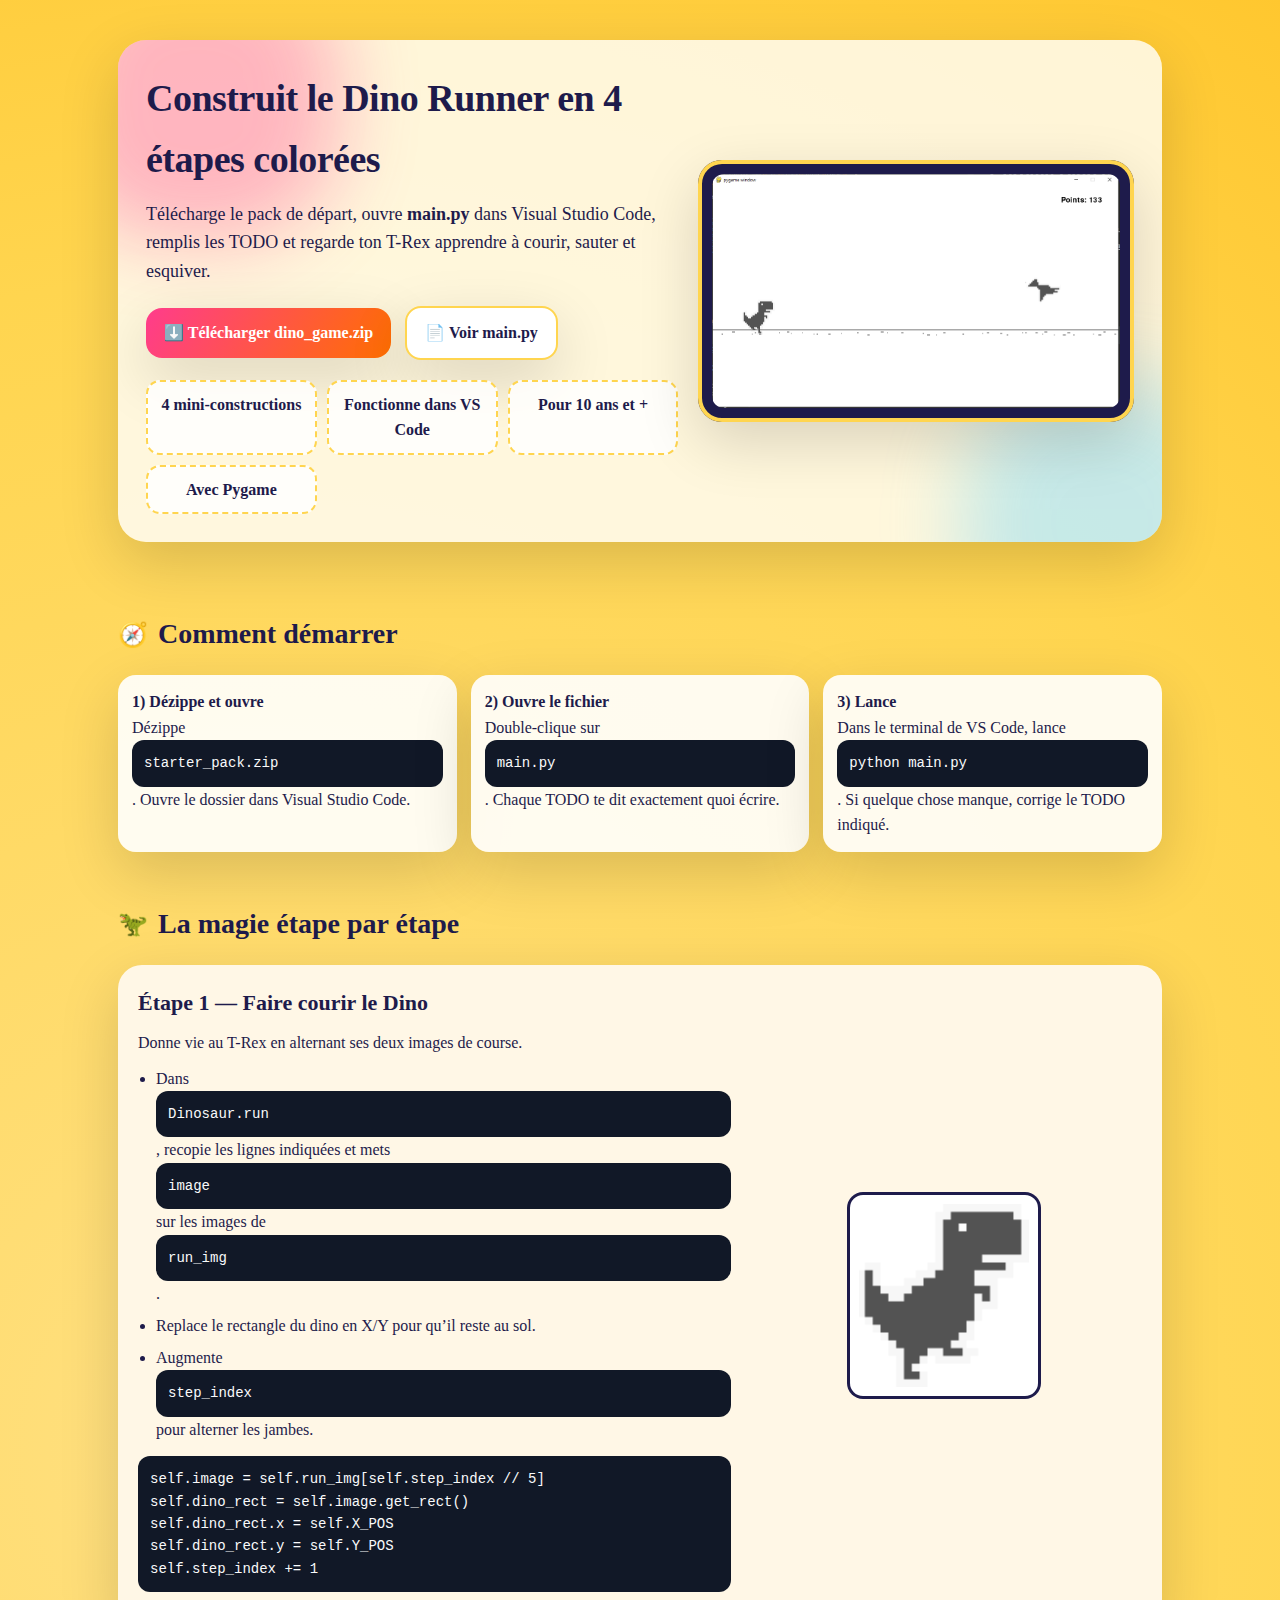
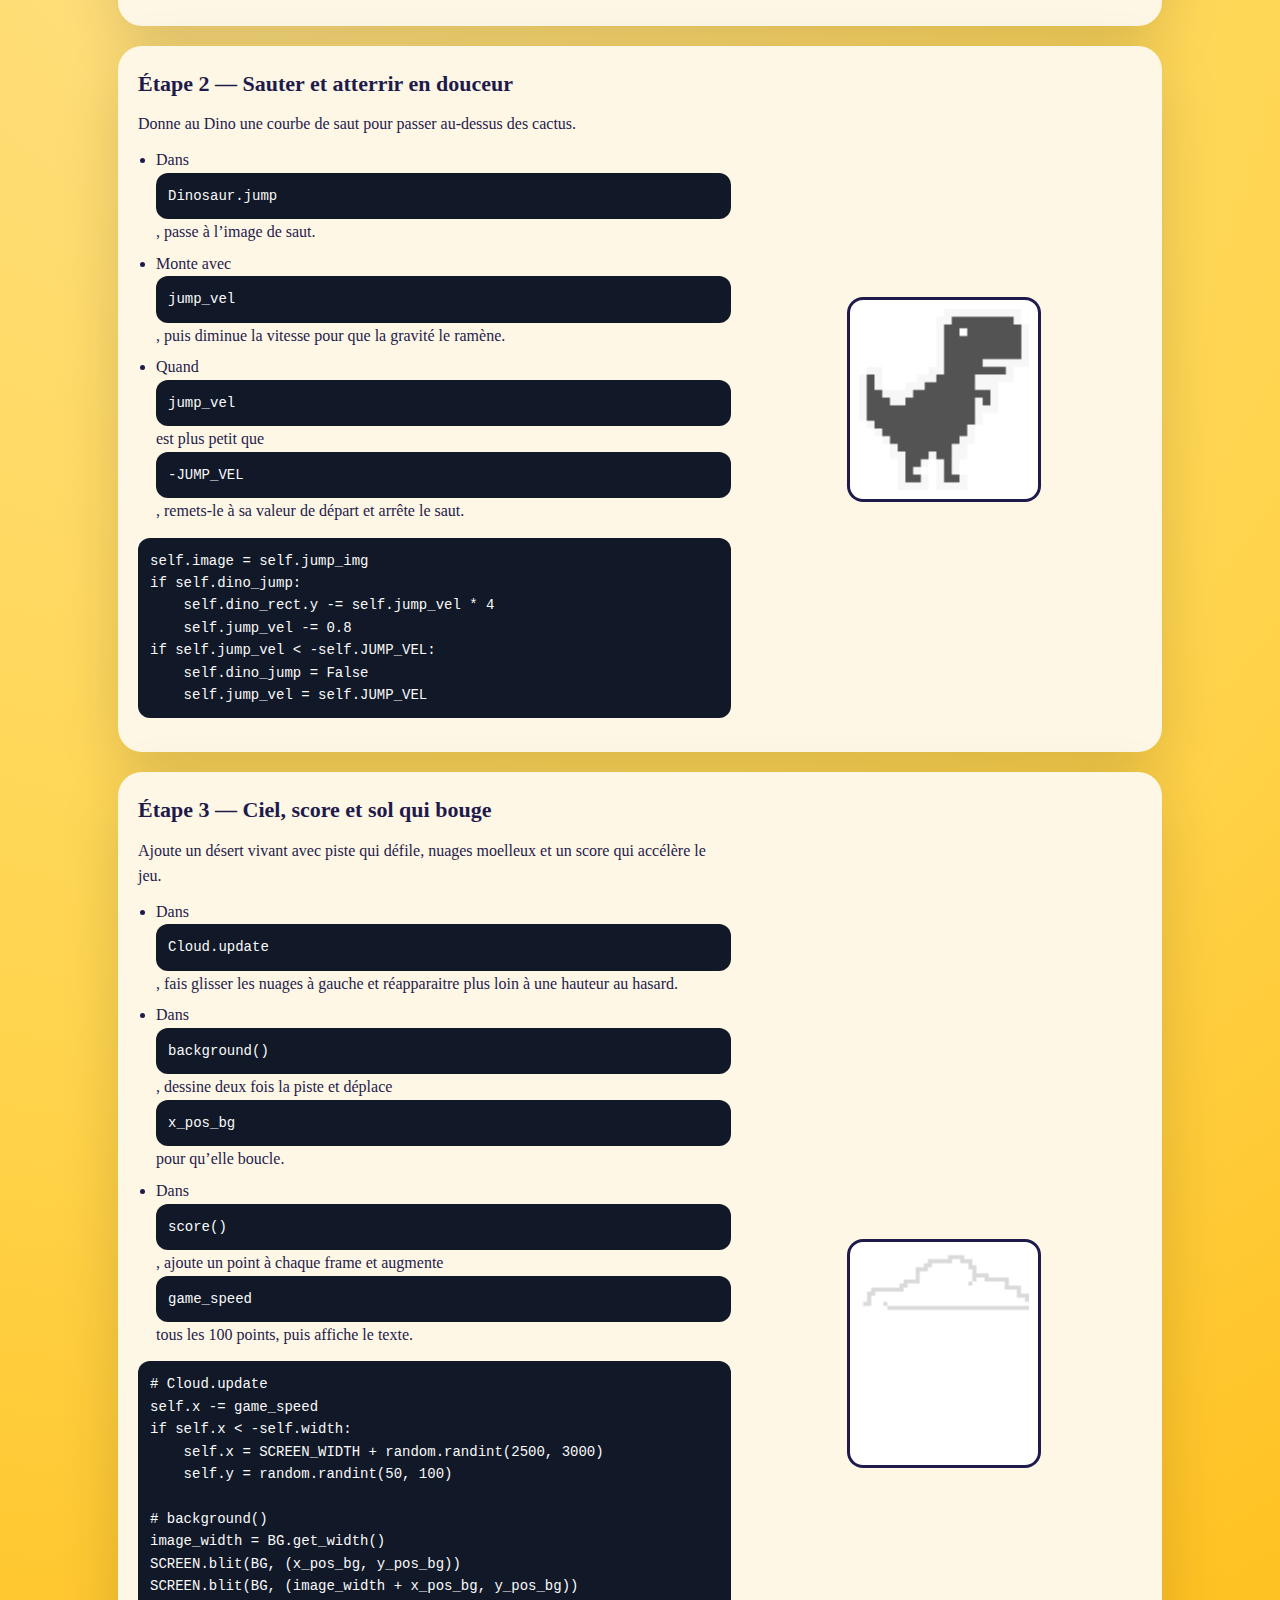
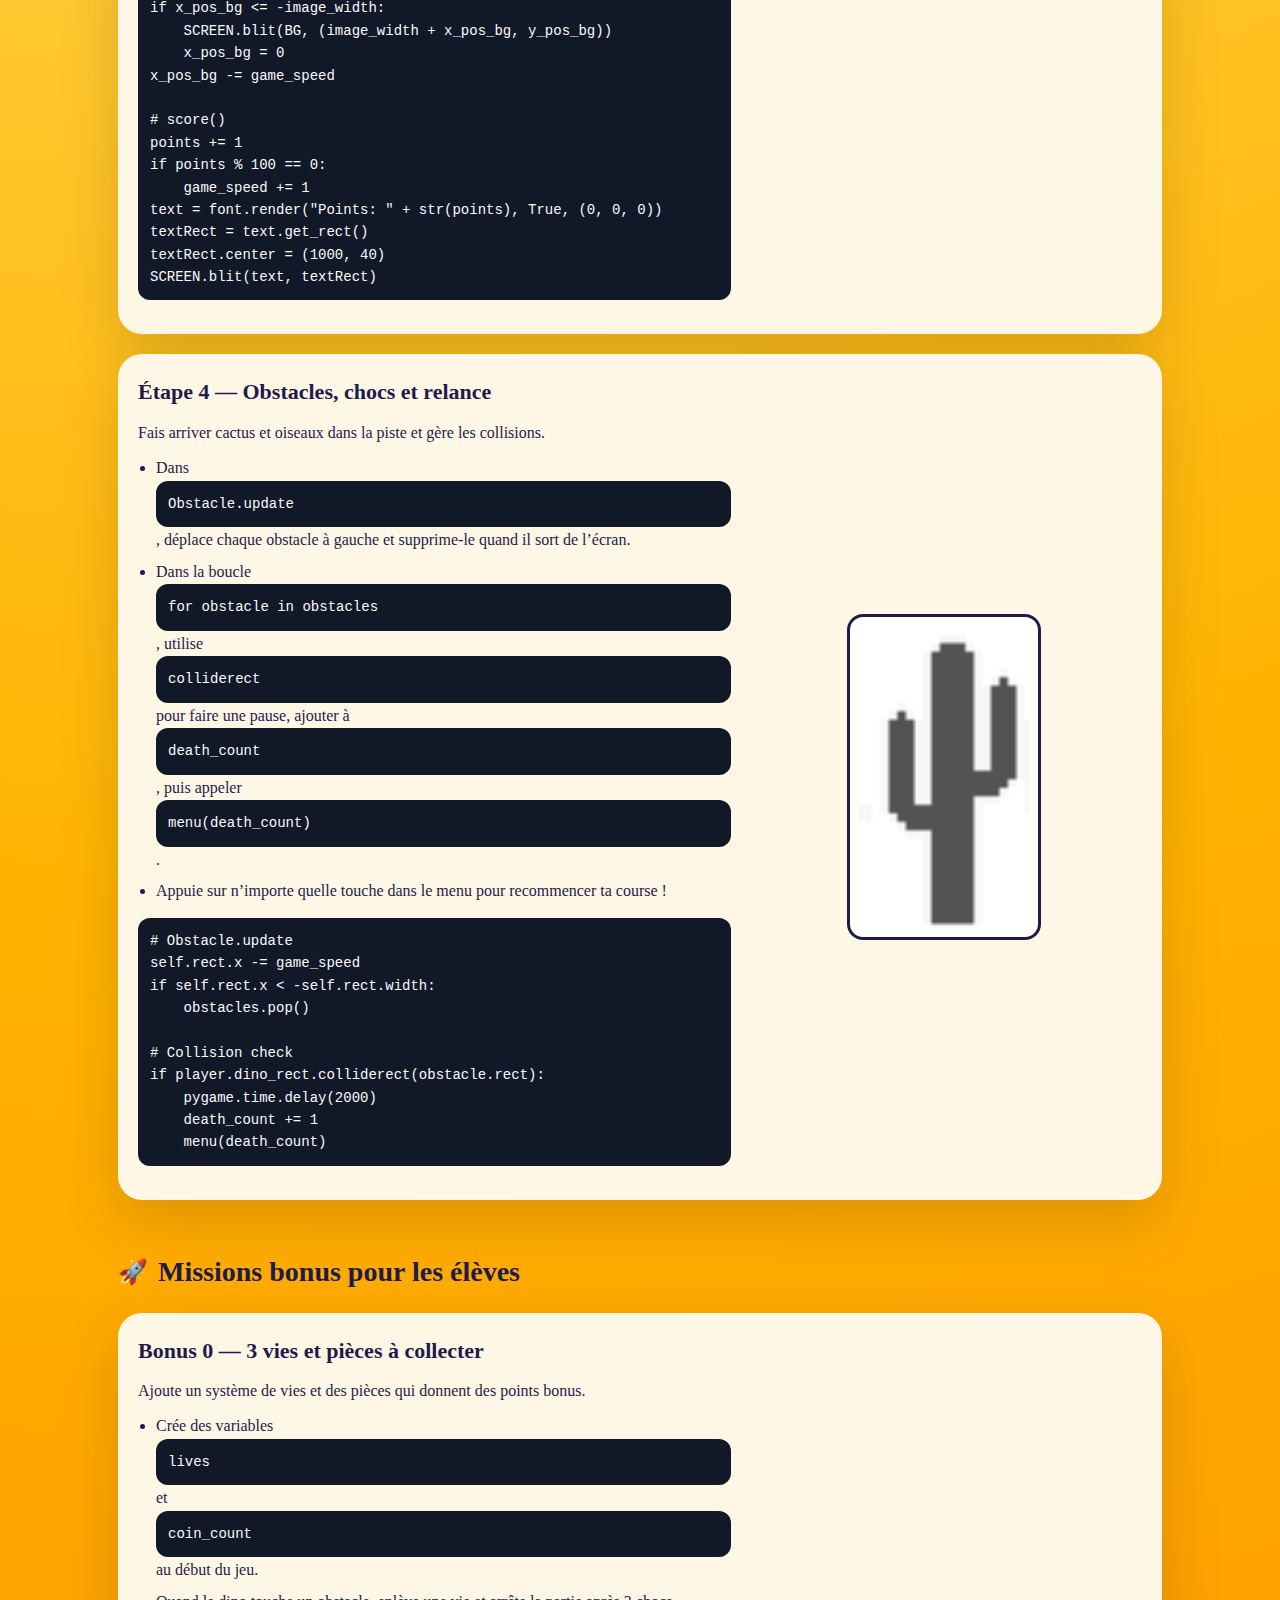
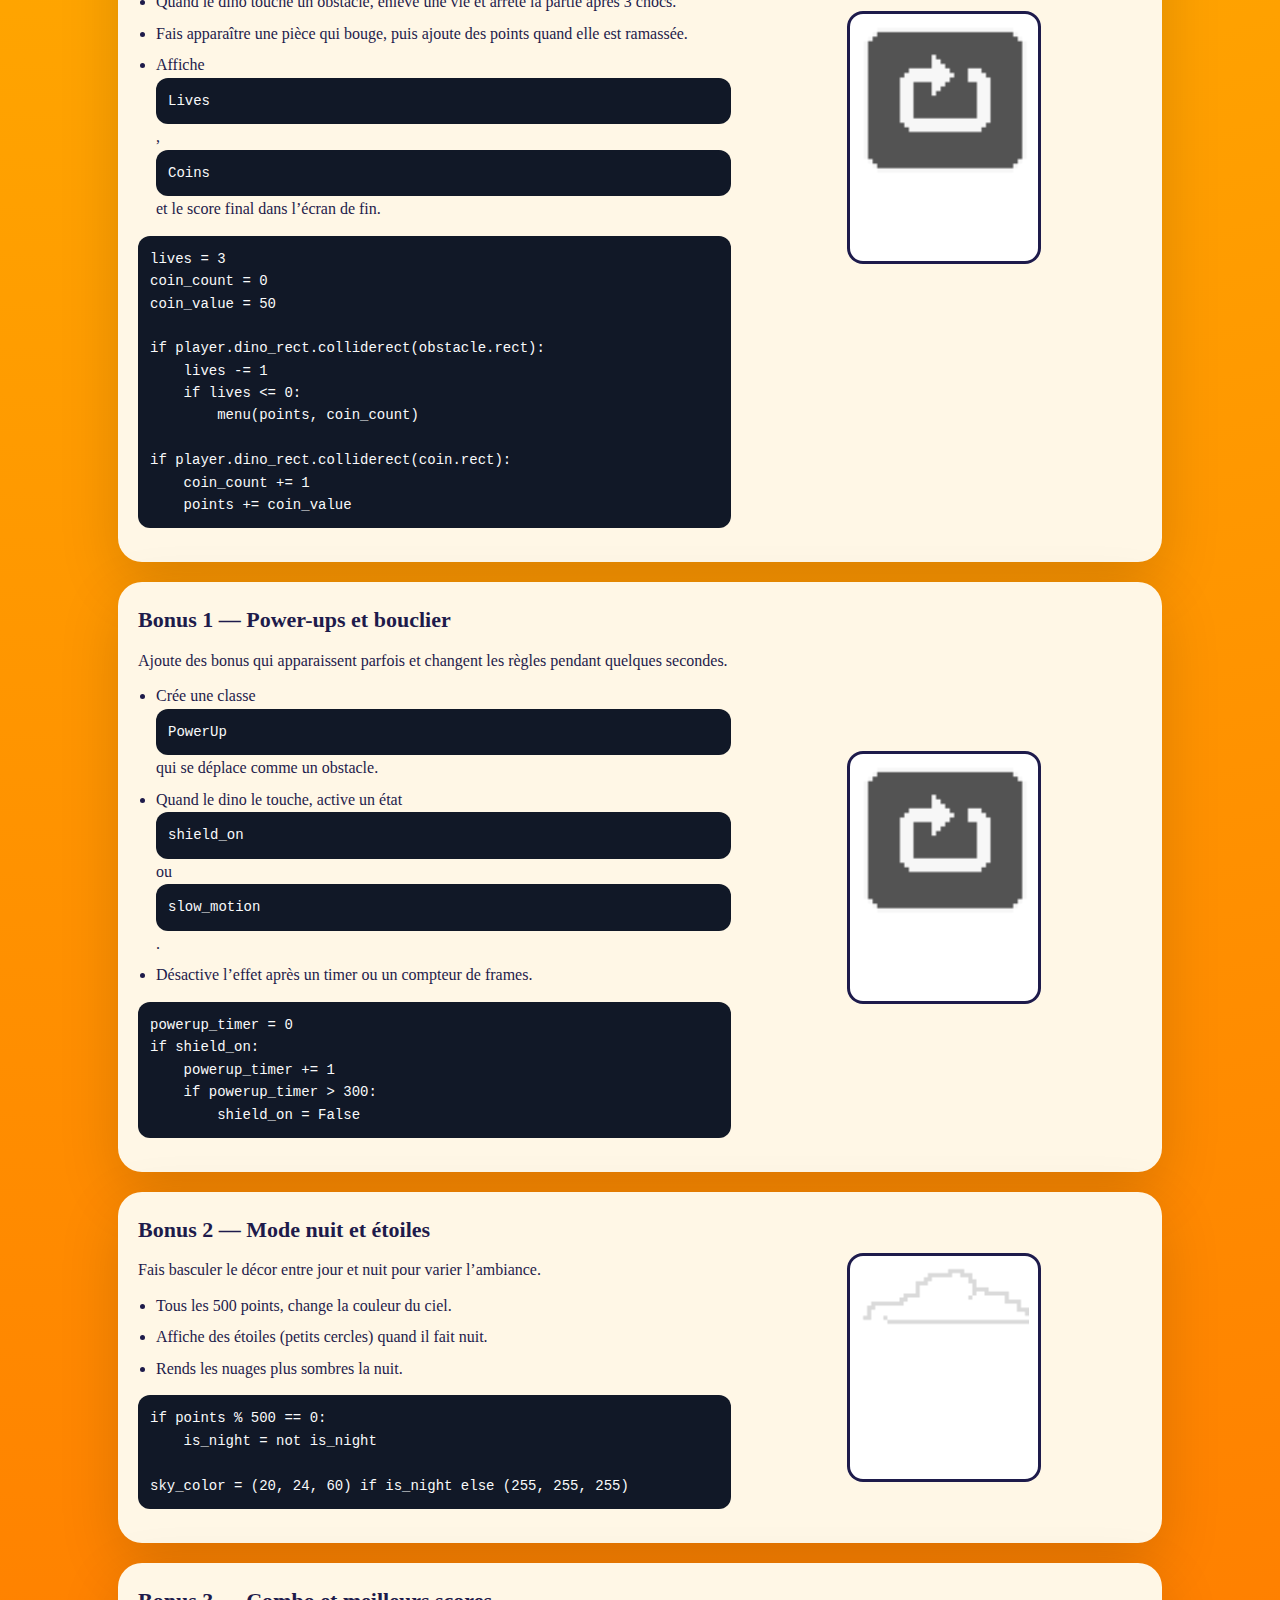
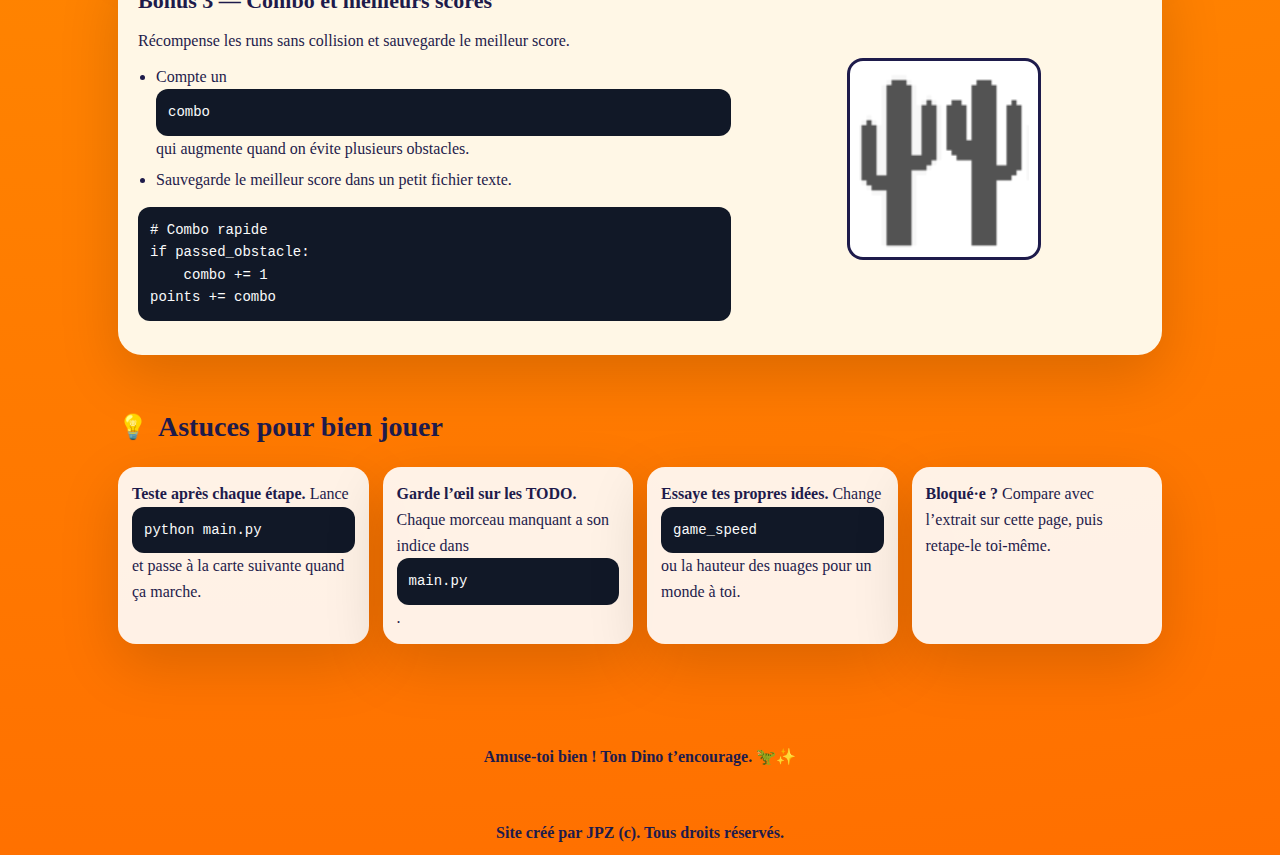
<file: starter_pack/index.html>
<!DOCTYPE html>
<html lang="en">
<head>
  <meta charset="UTF-8">
  <meta name="viewport" content="width=device-width, initial-scale=1.0">
  <title>Dino Runner - Mission des P’tits Codeurs</title>
  <style>
    :root {
      --bg: radial-gradient(circle at 20% 20%, #ffe082 0, #ffd54f 20%, #ffb300 45%, #ff6f00 100%);
      --card: #fff7e6;
      --accent: #ff3c8c;
      --accent-2: #5dd0ff;
      --ink: #1e1b4b;
      --shadow: 0 20px 60px rgba(0, 0, 0, 0.15);
    }
    * { box-sizing: border-box; }
    body {
      margin: 0;
      font-family: "Fredoka", "Baloo 2", "Trebuchet MS", "Comic Sans MS", cursive;
      background: var(--bg);
      color: var(--ink);
      min-height: 100vh;
      line-height: 1.6;
    }
    header {
      padding: 40px 28px 20px;
      max-width: 1100px;
      margin: 0 auto;
    }
    .hero {
      background: rgba(255, 255, 255, 0.8);
      border-radius: 28px;
      padding: 28px;
      box-shadow: var(--shadow);
      position: relative;
      overflow: hidden;
    }
    .hero::before, .hero::after {
      content: "";
      position: absolute;
      width: 280px;
      height: 280px;
      border-radius: 40%;
      filter: blur(40px);
      opacity: 0.35;
      z-index: 0;
    }
    .hero::before { background: #ff3c8c; top: -80px; left: -60px; }
    .hero::after { background: #5dd0ff; bottom: -120px; right: -80px; }
    .hero-content { position: relative; z-index: 1; display: grid; grid-template-columns: 1.1fr 0.9fr; gap: 20px; align-items: center; }
    h1 { margin: 0 0 10px; font-size: 38px; letter-spacing: -0.5px; }
    p.lead { font-size: 18px; margin: 0 0 20px; }
    .cta-row { display: flex; gap: 14px; flex-wrap: wrap; align-items: center; }
    .btn {
      display: inline-flex;
      align-items: center;
      gap: 8px;
      padding: 12px 18px;
      border-radius: 16px;
      border: none;
      text-decoration: none;
      font-weight: 700;
      background: linear-gradient(120deg, #ff3c8c, #ff6f00);
      color: white;
      box-shadow: var(--shadow);
      transition: transform 0.15s ease, box-shadow 0.2s ease;
    }
    .btn.secondary {
      background: white;
      color: var(--ink);
      border: 2px solid #ffd54f;
    }
    .btn:hover { transform: translateY(-2px); box-shadow: 0 16px 40px rgba(0,0,0,0.2); }
    .stats { display: grid; grid-template-columns: repeat(auto-fit, minmax(140px,1fr)); gap: 10px; margin-top: 20px; }
    .pill {
      background: rgba(255,255,255,0.85);
      padding: 10px 12px;
      border-radius: 14px;
      font-weight: 700;
      text-align: center;
      border: 2px dashed #ffd54f;
    }
    .hero-visual {
      background: #1e1b4b;
      border-radius: 24px;
      padding: 14px;
      box-shadow: inset 0 0 0 4px #ffd54f, var(--shadow);
    }
    .hero-visual img {
      width: 100%;
      border-radius: 12px;
      display: block;
    }
    main { max-width: 1100px; margin: 0 auto; padding: 0 28px 60px; }
    .section-title { margin: 50px 0 18px; font-size: 28px; display: flex; align-items: center; gap: 10px; }
    .section-title span { font-size: 24px; color: #ff3c8c; }
    .steps {
      display: grid;
      gap: 20px;
    }
    .step-card {
      background: var(--card);
      border-radius: 24px;
      padding: 20px;
      box-shadow: var(--shadow);
      display: grid;
      grid-template-columns: 1.2fr 0.8fr;
      gap: 16px;
      align-items: center;
    }
    .step-card h3 { margin: 0 0 10px; font-size: 22px; }
    .step-card p { margin: 0 0 10px; }
    .step-card ul { margin: 0; padding-left: 18px; }
    .step-card li { margin-bottom: 6px; }
    .step-img {
      justify-self: center;
      background: white;
      padding: 12px;
      border-radius: 16px;
      box-shadow: inset 0 0 0 3px #1e1b4b;
    }
    .step-img img { width: 170px; height: auto; display: block; }
    code, pre {
      background: #111827;
      color: #f9fafb;
      border-radius: 12px;
      padding: 12px;
      display: block;
      overflow-x: auto;
      font-size: 14px;
    }
    .tip-grid { display: grid; grid-template-columns: repeat(auto-fit, minmax(240px,1fr)); gap: 14px; }
    .tip {
      background: rgba(255,255,255,0.9);
      border-radius: 18px;
      padding: 14px;
      box-shadow: var(--shadow);
    }
    footer { text-align: center; padding: 40px 0 10px; color: #1e1b4b; font-weight: 600; }
    @media (max-width: 820px) {
      .hero-content { grid-template-columns: 1fr; }
      .step-card { grid-template-columns: 1fr; }
      h1 { font-size: 32px; }
    }
  </style>
</head>
<body>
  <header>
    <div class="hero">
      <div class="hero-content">
        <div>
          <h1>Construit le Dino Runner en 4 étapes colorées</h1>
          <p class="lead">Télécharge le pack de départ, ouvre <strong>main.py</strong> dans Visual Studio Code, remplis les TODO et regarde ton T-Rex apprendre à courir, sauter et esquiver.</p>
          <div class="cta-row">
            <a class="btn" href="dino_game.zip" download>⬇️ Télécharger dino_game.zip</a>
            <a class="btn secondary" href="starter_pack/main.py" download>📄 Voir main.py</a>
          </div>
          <div class="stats">
            <div class="pill">4 mini-constructions</div>
            <div class="pill">Fonctionne dans VS Code</div>
            <div class="pill">Pour 10 ans et +</div>
            <div class="pill">Avec Pygame</div>
          </div>
        </div>
        <div class="hero-visual">
          <img src="preview.png" alt="Finished Dino game preview">
        </div>
      </div>
    </div>
  </header>

  <main>
    <h2 class="section-title"><span>🧭</span>Comment démarrer</h2>
    <div class="tip-grid">
      <div class="tip">
        <strong>1) Dézippe et ouvre</strong><br>Dézippe <code>starter_pack.zip</code>. Ouvre le dossier dans Visual Studio Code.
      </div>
      <div class="tip">
        <strong>2) Ouvre le fichier</strong><br>Double-clique sur <code>main.py</code>. Chaque TODO te dit exactement quoi écrire.
      </div>
      <div class="tip">
        <strong>3) Lance</strong><br>Dans le terminal de VS Code, lance <code>python main.py</code>. Si quelque chose manque, corrige le TODO indiqué.
      </div>
    </div>

    <h2 class="section-title"><span>🦖</span>La magie étape par étape</h2>
    <div class="steps">
      <div class="step-card">
        <div>
          <h3>Étape 1 — Faire courir le Dino</h3>
          <p>Donne vie au T-Rex en alternant ses deux images de course.</p>
          <ul>
            <li>Dans <code>Dinosaur.run</code>, recopie les lignes indiquées et mets <code>image</code> sur les images de <code>run_img</code>.</li>
            <li>Replace le rectangle du dino en X/Y pour qu’il reste au sol.</li>
            <li>Augmente <code>step_index</code> pour alterner les jambes.</li>
          </ul>
          <pre>self.image = self.run_img[self.step_index // 5]
self.dino_rect = self.image.get_rect()
self.dino_rect.x = self.X_POS
self.dino_rect.y = self.Y_POS
self.step_index += 1</pre>
        </div>
        <div class="step-img">
          <img src="Assets/Dino/DinoRun1.png" alt="Running Dino">
        </div>
      </div>

      <div class="step-card">
        <div>
          <h3>Étape 2 — Sauter et atterrir en douceur</h3>
          <p>Donne au Dino une courbe de saut pour passer au-dessus des cactus.</p>
          <ul>
            <li>Dans <code>Dinosaur.jump</code>, passe à l’image de saut.</li>
            <li>Monte avec <code>jump_vel</code>, puis diminue la vitesse pour que la gravité le ramène.</li>
            <li>Quand <code>jump_vel</code> est plus petit que <code>-JUMP_VEL</code>, remets-le à sa valeur de départ et arrête le saut.</li>
          </ul>
          <pre>self.image = self.jump_img
if self.dino_jump:
    self.dino_rect.y -= self.jump_vel * 4
    self.jump_vel -= 0.8
if self.jump_vel &lt; -self.JUMP_VEL:
    self.dino_jump = False
    self.jump_vel = self.JUMP_VEL</pre>
        </div>
        <div class="step-img">
          <img src="Assets/Dino/DinoJump.png" alt="Jumping Dino">
        </div>
      </div>

      <div class="step-card">
        <div>
          <h3>Étape 3 — Ciel, score et sol qui bouge</h3>
          <p>Ajoute un désert vivant avec piste qui défile, nuages moelleux et un score qui accélère le jeu.</p>
          <ul>
            <li>Dans <code>Cloud.update</code>, fais glisser les nuages à gauche et réapparaitre plus loin à une hauteur au hasard.</li>
            <li>Dans <code>background()</code>, dessine deux fois la piste et déplace <code>x_pos_bg</code> pour qu’elle boucle.</li>
            <li>Dans <code>score()</code>, ajoute un point à chaque frame et augmente <code>game_speed</code> tous les 100 points, puis affiche le texte.</li>
          </ul>
          <pre># Cloud.update
self.x -= game_speed
if self.x &lt; -self.width:
    self.x = SCREEN_WIDTH + random.randint(2500, 3000)
    self.y = random.randint(50, 100)

# background()
image_width = BG.get_width()
SCREEN.blit(BG, (x_pos_bg, y_pos_bg))
SCREEN.blit(BG, (image_width + x_pos_bg, y_pos_bg))
if x_pos_bg &lt;= -image_width:
    SCREEN.blit(BG, (image_width + x_pos_bg, y_pos_bg))
    x_pos_bg = 0
x_pos_bg -= game_speed

# score()
points += 1
if points % 100 == 0:
    game_speed += 1
text = font.render("Points: " + str(points), True, (0, 0, 0))
textRect = text.get_rect()
textRect.center = (1000, 40)
SCREEN.blit(text, textRect)</pre>
        </div>
        <div class="step-img">
          <img src="Assets/Other/Cloud.png" alt="Cloud illustration">
        </div>
      </div>

      <div class="step-card">
        <div>
          <h3>Étape 4 — Obstacles, chocs et relance</h3>
          <p>Fais arriver cactus et oiseaux dans la piste et gère les collisions.</p>
          <ul>
            <li>Dans <code>Obstacle.update</code>, déplace chaque obstacle à gauche et supprime-le quand il sort de l’écran.</li>
            <li>Dans la boucle <code>for obstacle in obstacles</code>, utilise <code>colliderect</code> pour faire une pause, ajouter à <code>death_count</code>, puis appeler <code>menu(death_count)</code>.</li>
            <li>Appuie sur n’importe quelle touche dans le menu pour recommencer ta course !</li>
          </ul>
          <pre># Obstacle.update
self.rect.x -= game_speed
if self.rect.x &lt; -self.rect.width:
    obstacles.pop()

# Collision check
if player.dino_rect.colliderect(obstacle.rect):
    pygame.time.delay(2000)
    death_count += 1
    menu(death_count)</pre>
        </div>
        <div class="step-img">
          <img src="Assets/Cactus/SmallCactus1.png" alt="Cactus obstacle">
        </div>
      </div>
    </div>

    <h2 class="section-title"><span>🚀</span>Missions bonus pour les élèves</h2>
    <div class="steps">
      <div class="step-card">
        <div>
          <h3>Bonus 0 — 3 vies et pièces à collecter</h3>
          <p>Ajoute un système de vies et des pièces qui donnent des points bonus.</p>
          <ul>
            <li>Crée des variables <code>lives</code> et <code>coin_count</code> au début du jeu.</li>
            <li>Quand le dino touche un obstacle, enlève une vie et arrête la partie après 3 chocs.</li>
            <li>Fais apparaître une pièce qui bouge, puis ajoute des points quand elle est ramassée.</li>
            <li>Affiche <code>Lives</code>, <code>Coins</code> et le score final dans l’écran de fin.</li>
          </ul>
          <pre>lives = 3
coin_count = 0
coin_value = 50

if player.dino_rect.colliderect(obstacle.rect):
    lives -= 1
    if lives &lt;= 0:
        menu(points, coin_count)

if player.dino_rect.colliderect(coin.rect):
    coin_count += 1
    points += coin_value</pre>
        </div>
        <div class="step-img">
          <img src="Assets/Other/Reset.png" alt="Lives and coins">
        </div>
      </div>

      <div class="step-card">
        <div>
          <h3>Bonus 1 — Power-ups et bouclier</h3>
          <p>Ajoute des bonus qui apparaissent parfois et changent les règles pendant quelques secondes.</p>
          <ul>
            <li>Crée une classe <code>PowerUp</code> qui se déplace comme un obstacle.</li>
            <li>Quand le dino le touche, active un état <code>shield_on</code> ou <code>slow_motion</code>.</li>
            <li>Désactive l’effet après un timer ou un compteur de frames.</li>
          </ul>
          <pre>powerup_timer = 0
if shield_on:
    powerup_timer += 1
    if powerup_timer > 300:
        shield_on = False</pre>
        </div>
        <div class="step-img">
          <img src="Assets/Other/Reset.png" alt="Power-up icon">
        </div>
      </div>

      <div class="step-card">
        <div>
          <h3>Bonus 2 — Mode nuit et étoiles</h3>
          <p>Fais basculer le décor entre jour et nuit pour varier l’ambiance.</p>
          <ul>
            <li>Tous les 500 points, change la couleur du ciel.</li>
            <li>Affiche des étoiles (petits cercles) quand il fait nuit.</li>
            <li>Rends les nuages plus sombres la nuit.</li>
          </ul>
          <pre>if points % 500 == 0:
    is_night = not is_night

sky_color = (20, 24, 60) if is_night else (255, 255, 255)</pre>
        </div>
        <div class="step-img">
          <img src="Assets/Other/Cloud.png" alt="Night sky idea">
        </div>
      </div>

      <div class="step-card">
        <div>
          <h3>Bonus 3 — Combo et meilleurs scores</h3>
          <p>Récompense les runs sans collision et sauvegarde le meilleur score.</p>
          <ul>
            <li>Compte un <code>combo</code> qui augmente quand on évite plusieurs obstacles.</li>
            <li>Sauvegarde le meilleur score dans un petit fichier texte.</li>
          </ul>
          <pre># Combo rapide
if passed_obstacle:
    combo += 1
points += combo</pre>
        </div>
        <div class="step-img">
          <img src="Assets/Cactus/SmallCactus2.png" alt="Obstacle combo">
        </div>
      </div>
    </div>

    <h2 class="section-title"><span>💡</span>Astuces pour bien jouer</h2>
    <div class="tip-grid">
      <div class="tip"><strong>Teste après chaque étape.</strong> Lance <code>python main.py</code> et passe à la carte suivante quand ça marche.</div>
      <div class="tip"><strong>Garde l’œil sur les TODO.</strong> Chaque morceau manquant a son indice dans <code>main.py</code>.</div>
      <div class="tip"><strong>Essaye tes propres idées.</strong> Change <code>game_speed</code> ou la hauteur des nuages pour un monde à toi.</div>
      <div class="tip"><strong>Bloqué·e ?</strong> Compare avec l’extrait sur cette page, puis retape-le toi-même.</div>
    </div>
  </main>

  <footer>Amuse-toi bien ! Ton Dino t’encourage. 🦖✨</footer>
  <footer>Site créé par JPZ (c). Tous droits réservés.</footer>
</body>
</html>
</file>
